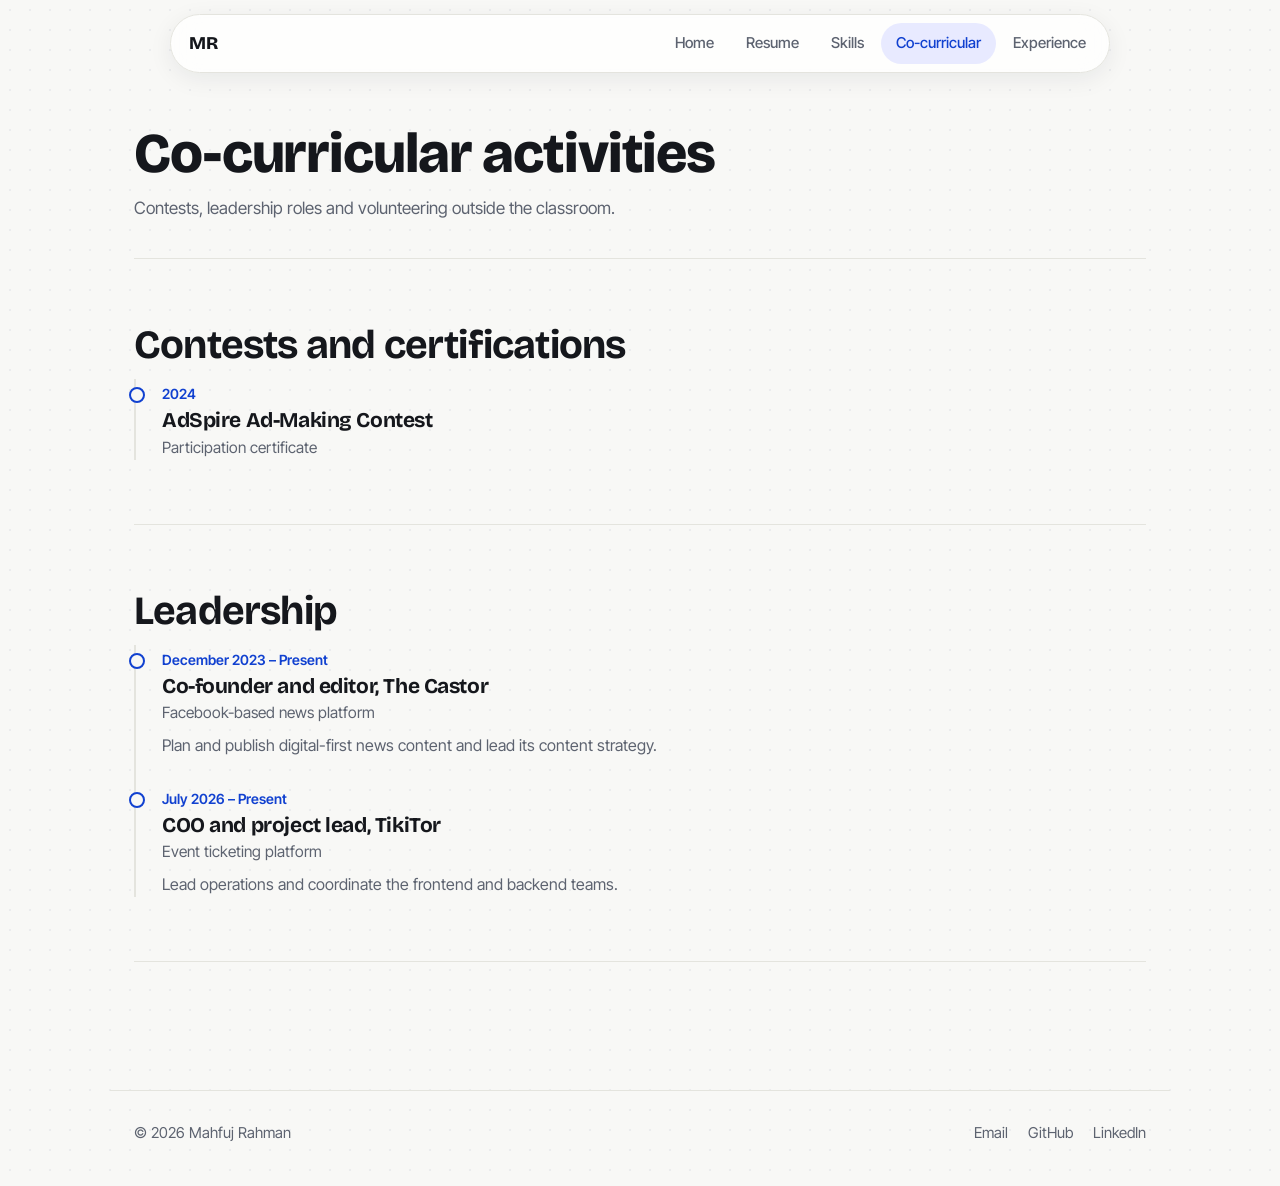
<file: activities.html>
<!doctype html>
<html lang="en">
<head>
  <meta charset="utf-8" />
  <meta name="viewport" content="width=device-width, initial-scale=1" />
  <title>Co-curricular activities | Mahfuj Rahman</title>
  <meta name="description" content="Skills, projects, internships, volunteering and leadership of Mahfuj Rahman." />
  <link rel="preconnect" href="https://fonts.googleapis.com" />
  <link rel="preconnect" href="https://fonts.gstatic.com" crossorigin />
  <link href="https://fonts.googleapis.com/css2?family=Bricolage+Grotesque:opsz,wght@12..96,500;12..96,700;12..96,800&family=Inter+Tight:wght@400;500;600&display=swap" rel="stylesheet" />
  <link rel="stylesheet" href="style.css" />
</head>
<body>
  <header class="nav-wrap">
    <nav class="nav" aria-label="Main">
      <a class="nav-logo" href="index.html">MR</a>
      <button class="nav-toggle" aria-label="Open menu" aria-expanded="false" aria-controls="menu"><span></span><span></span></button>
      <ul class="nav-links" id="menu">
        <li><a href="index.html">Home</a></li>
        <li><a href="resume.html">Resume</a></li>
        <li><a href="skills.html">Skills</a></li>
        <li><a href="activities.html" aria-current="page">Co-curricular</a></li>
        <li><a href="experience.html">Experience</a></li>
      </ul>
    </nav>
  </header>

  <main>
    <div class="page-head">
      <div>
        <h1>Co-curricular activities</h1>
        <p>Contests, leadership roles and volunteering outside the classroom.</p>
      </div>
    </div>

    <section id="contests" class="section">
      <h2>Contests and certifications</h2>
        <div class="entries">
          <div class="entry">
            <span class="when">2024</span>
            <h3>AdSpire Ad-Making Contest</h3>
            <p class="org">Participation certificate</p>
          </div>
        </div>
    </section>

    <section id="leadership" class="section">
      <h2>Leadership</h2>
        <div class="entries">
          <div class="entry">
            <span class="when">December 2023 – Present</span>
            <h3>Co-founder and editor, The Castor</h3>
            <p class="org">Facebook-based news platform</p>
            <p>Plan and publish digital-first news content and lead its content strategy.</p>
          </div>
          <div class="entry">
            <span class="when">July 2026 – Present</span>
            <h3>COO and project lead, TikiTor</h3>
            <p class="org">Event ticketing platform</p>
            <p>Lead operations and coordinate the frontend and backend teams.</p>
          </div>
        </div>
    </section>

    <section id="volunteering" class="section">
      <!-- <h2>Volunteering</h2> -->
      <!-- EDIT: replace this sample with your real volunteering, or delete this whole section -->
        <!-- <div class="entries">
          <div class="entry">
            <span class="when">2025</span>
            <h3>Volunteer, sample event</h3>
            <p class="org">Example student club, AIUB</p>
            <p>Describe what you did and the result, e.g. managed registration for 150+ attendees.</p>
          </div>
        </div> -->
    </section>

</main>

  <footer>
    <p>© <span id="year"></span> Mahfuj Rahman</p>
    <nav aria-label="Contact">
      <a href="mailto:mahfuj.r.me@gmail.com" target="_blank" rel="noopener">Email</a>
      <a href="https://github.com/Mahfuj-75" target="_blank" rel="noopener">GitHub</a>
      <a href="https://www.linkedin.com/in/mahfuj-rahman-1884012b0/" target="_blank" rel="noopener">LinkedIn</a>
    </nav>
  </footer>
  <script src="script.js"></script>
</body>
</html>
</file>
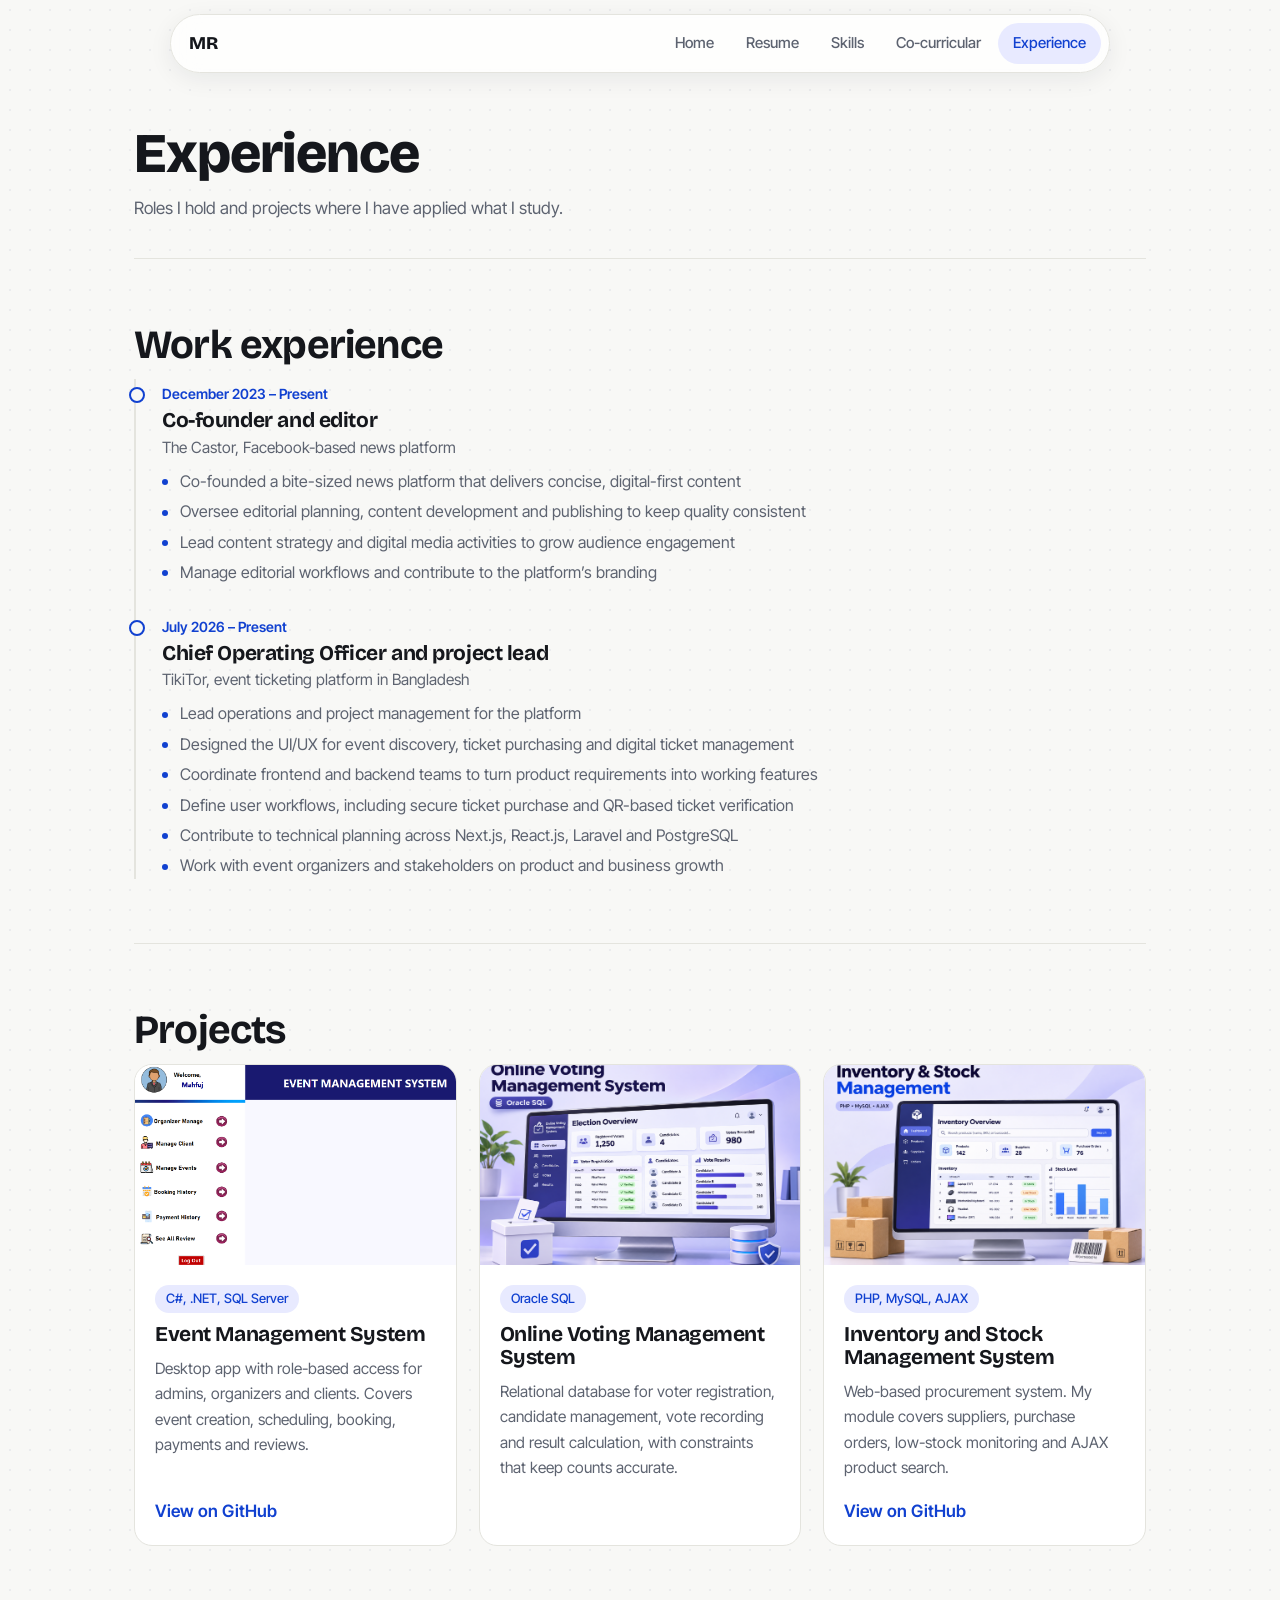
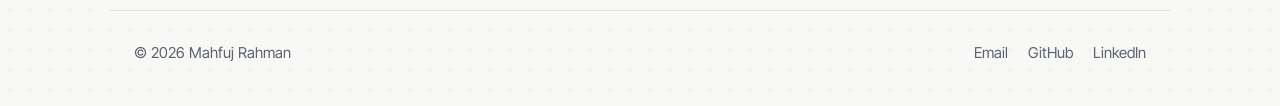
<file: experience.html>
<!doctype html>
<html lang="en">
<head>
  <meta charset="utf-8" />
  <meta name="viewport" content="width=device-width, initial-scale=1" />
  <title>Experience | Mahfuj Rahman</title>
  <meta name="description" content="Skills, projects, internships, volunteering and leadership of Mahfuj Rahman." />
  <link rel="preconnect" href="https://fonts.googleapis.com" />
  <link rel="preconnect" href="https://fonts.gstatic.com" crossorigin />
  <link href="https://fonts.googleapis.com/css2?family=Bricolage+Grotesque:opsz,wght@12..96,500;12..96,700;12..96,800&family=Inter+Tight:wght@400;500;600&display=swap" rel="stylesheet" />
  <link rel="stylesheet" href="style.css" />
</head>
<body>
  <header class="nav-wrap">
    <nav class="nav" aria-label="Main">
      <a class="nav-logo" href="index.html">MR</a>
      <button class="nav-toggle" aria-label="Open menu" aria-expanded="false" aria-controls="menu"><span></span><span></span></button>
      <ul class="nav-links" id="menu">
        <li><a href="index.html">Home</a></li>
        <li><a href="resume.html">Resume</a></li>
        <li><a href="skills.html">Skills</a></li>
        <li><a href="activities.html">Co-curricular</a></li>
        <li><a href="experience.html" aria-current="page">Experience</a></li>
      </ul>
    </nav>
  </header>

  <main>
    <div class="page-head">
      <div>
        <h1>Experience</h1>
        <p>Roles I hold and projects where I have applied what I study.</p>
      </div>
    </div>

    <section id="work" class="section">
      <h2>Work experience</h2>
        <div class="entries">
          <div class="entry">
            <span class="when">December 2023 – Present</span>
            <h3>Co-founder and editor</h3>
            <p class="org">The Castor, Facebook-based news platform</p>
            <ul><li>Co-founded a bite-sized news platform that delivers concise, digital-first content</li><li>Oversee editorial planning, content development and publishing to keep quality consistent</li><li>Lead content strategy and digital media activities to grow audience engagement</li><li>Manage editorial workflows and contribute to the platform’s branding</li></ul>
          </div>
          <div class="entry">
            <span class="when">July 2026 – Present</span>
            <h3>Chief Operating Officer and project lead</h3>
            <p class="org">TikiTor, event ticketing platform in Bangladesh</p>
            <ul><li>Lead operations and project management for the platform</li><li>Designed the UI/UX for event discovery, ticket purchasing and digital ticket management</li><li>Coordinate frontend and backend teams to turn product requirements into working features</li><li>Define user workflows, including secure ticket purchase and QR-based ticket verification</li><li>Contribute to technical planning across Next.js, React.js, Laravel and PostgreSQL</li><li>Work with event organizers and stakeholders on product and business growth</li></ul>
          </div>
        </div>
    </section>

    <section id="projects" class="section">
      <h2>Projects</h2>
      <div class="grid">
        <article class="project">
          <div class="shot"><img src="{images,video,files}/EMS.png" alt="Event Management System screenshot" loading="lazy" onerror="this.remove()" /></div>
          <div class="body">
            <span class="tag">C#, .NET, SQL Server</span>
            <h3>Event Management System</h3>
            <p>Desktop app with role-based access for admins, organizers and clients. Covers event creation, scheduling, booking, payments and reviews.</p>
            <a class="link" href="https://github.com/Mahfuj-75/F-P-Event-Management-System" target="_blank" rel="noopener">View on GitHub</a>
          </div>
        </article>
        <article class="project">
          <div class="shot"><img src="{images,video,files}/Oracle SQL online voting dashboard.png" alt="Online Voting Management System screenshot" loading="lazy" onerror="this.remove()" /></div>
          <div class="body">
            <span class="tag">Oracle SQL</span>
            <h3>Online Voting Management System</h3>
            <p>Relational database for voter registration, candidate management, vote recording and result calculation, with constraints that keep counts accurate.</p>
          </div>
        </article>
        <article class="project">
          <div class="shot"><img src="{images,video,files}/Inventory & Stock Management Dashboard.png" alt="Inventory and Stock Management System screenshot" loading="lazy" onerror="this.remove()" /></div>
          <div class="body">
            <span class="tag">PHP, MySQL, AJAX</span>
            <h3>Inventory and Stock Management System</h3>
            <p>Web-based procurement system. My module covers suppliers, purchase orders, low-stock monitoring and AJAX product search.</p>
            <a class="link" href="https://github.com/Mahfuj-75/Inventory-Stock-Managment-System" target="_blank" rel="noopener">View on GitHub</a>
          </div>
        </article>
      </div>
    </section>

</main>

  <footer>
    <p>© <span id="year"></span> Mahfuj Rahman</p>
    <nav aria-label="Contact">
      <a href="mailto:mahfuj.r.me@gmail.com" target="_blank" rel="noopener">Email</a>
      <a href="https://github.com/Mahfuj-75" target="_blank" rel="noopener">GitHub</a>
      <a href="https://www.linkedin.com/in/mahfuj-rahman-1884012b0/" target="_blank" rel="noopener">LinkedIn</a>
    </nav>
  </footer>
  <script src="script.js"></script>
</body>
</html>
</file>
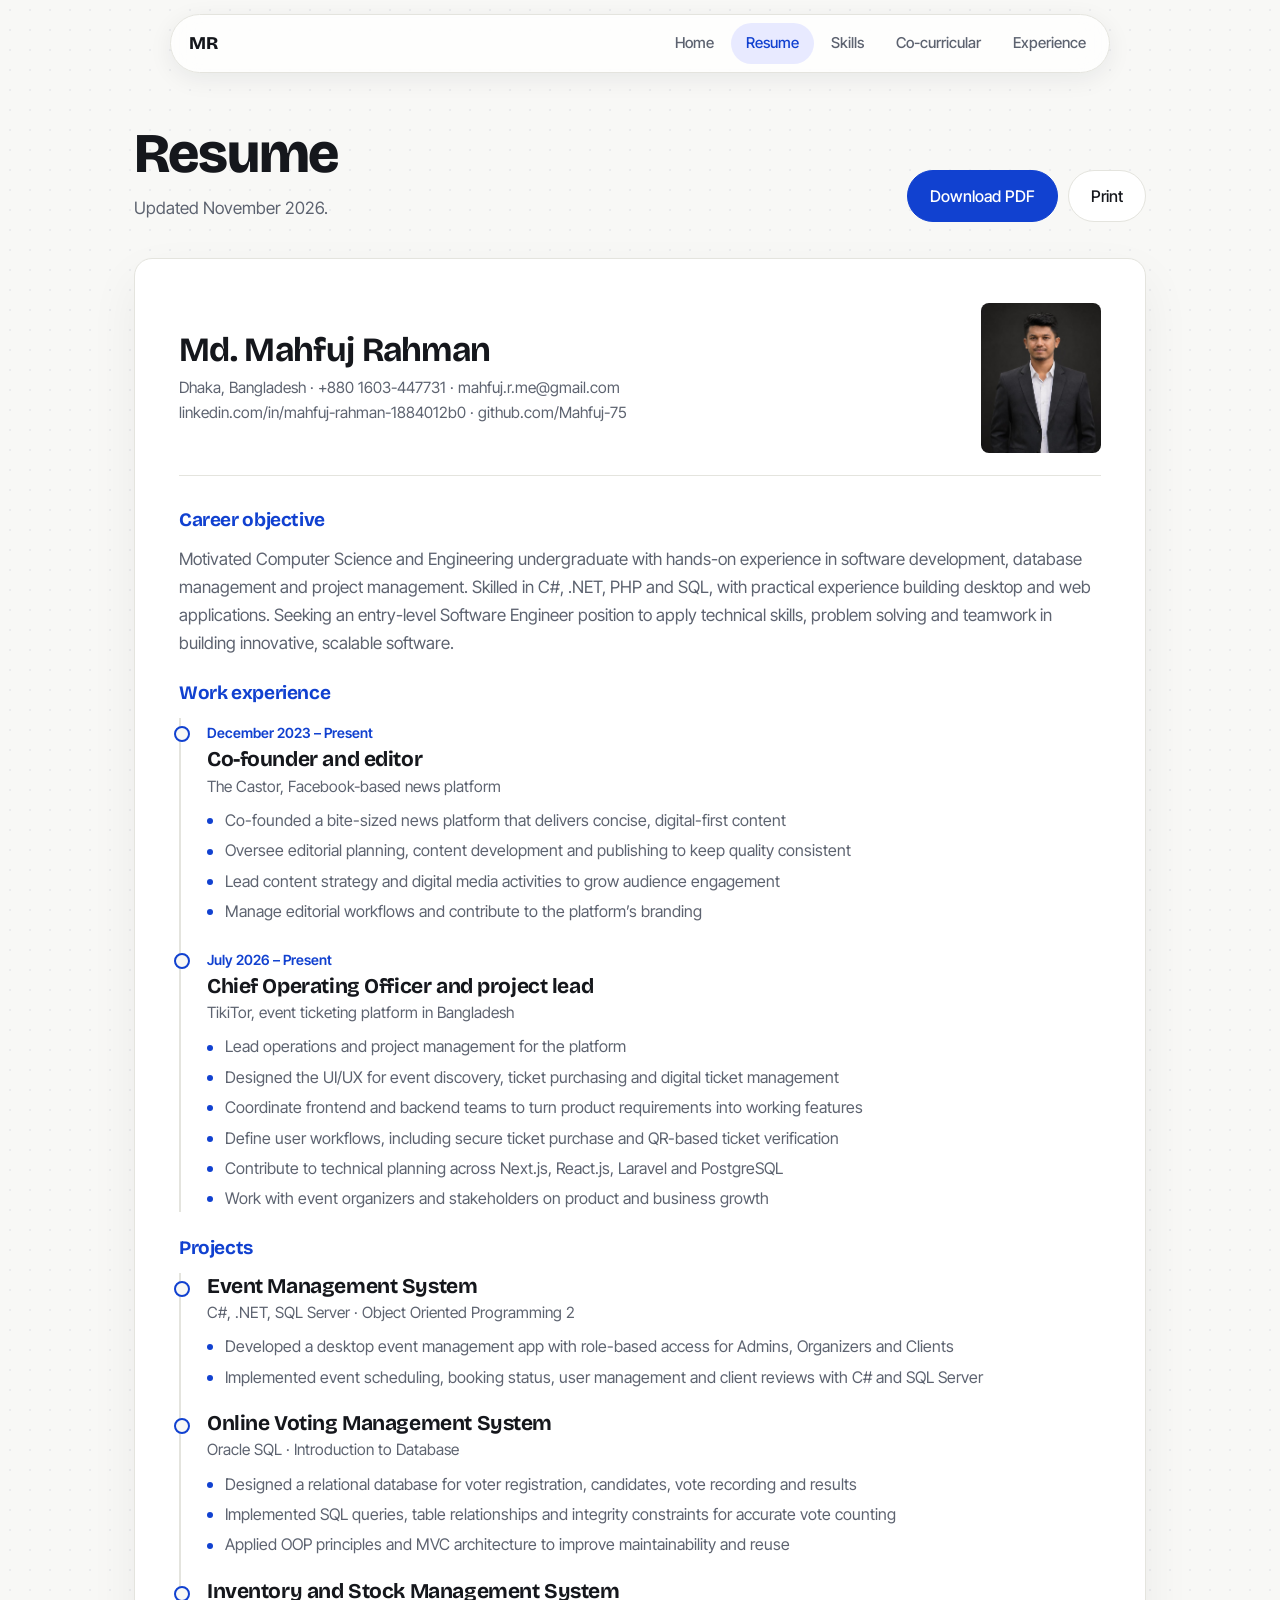
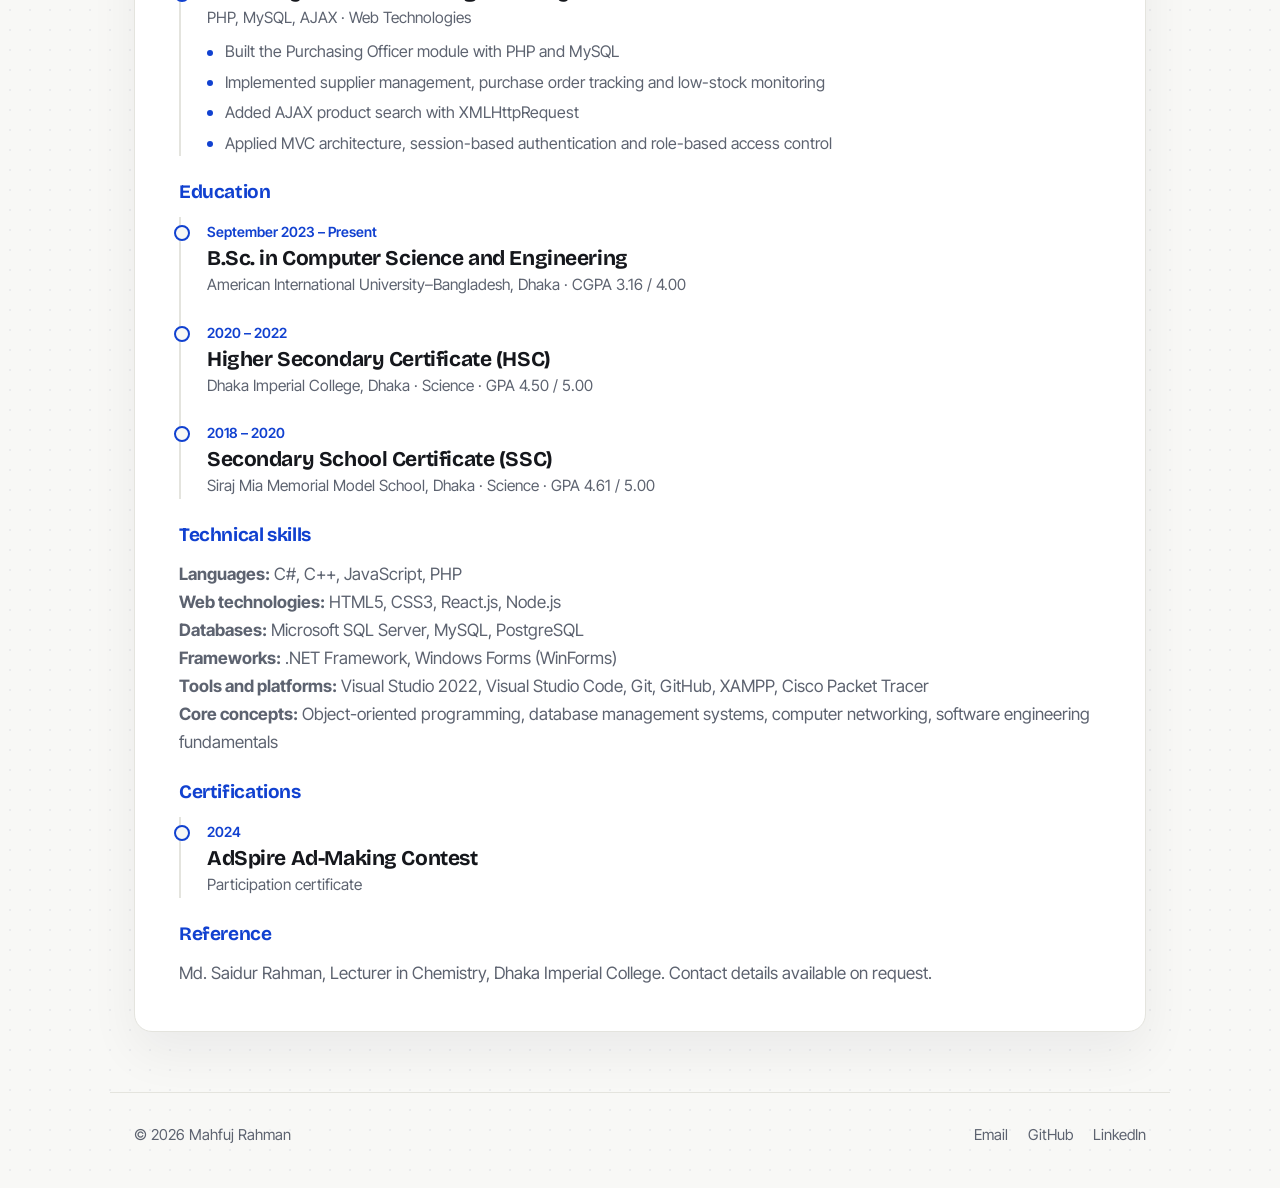
<file: resume.html>
<!doctype html>
<html lang="en">
<head>
  <meta charset="utf-8" />
  <meta name="viewport" content="width=device-width, initial-scale=1" />
  <title>Resume | Mahfuj Rahman</title>
  <meta name="description" content="Resume of Mahfuj Rahman, CSE undergraduate." />
  <link rel="preconnect" href="https://fonts.googleapis.com" />
  <link rel="preconnect" href="https://fonts.gstatic.com" crossorigin />
  <link href="https://fonts.googleapis.com/css2?family=Bricolage+Grotesque:opsz,wght@12..96,500;12..96,700;12..96,800&family=Inter+Tight:wght@400;500;600&display=swap" rel="stylesheet" />
  <link rel="stylesheet" href="style.css" />
</head>
<body>
  <header class="nav-wrap">
    <nav class="nav" aria-label="Main">
      <a class="nav-logo" href="index.html">MR</a>
      <button class="nav-toggle" aria-label="Open menu" aria-expanded="false" aria-controls="menu"><span></span><span></span></button>
      <ul class="nav-links" id="menu">
        <li><a href="index.html">Home</a></li>
        <li><a href="resume.html" aria-current="page">Resume</a></li>
        <li><a href="skills.html">Skills</a></li>
        <li><a href="activities.html">Co-curricular</a></li>
        <li><a href="experience.html">Experience</a></li>
      </ul>
    </nav>
  </header>

  <main>
    <div class="page-head">
      <div>
        <h1>Resume</h1>
        <p>Updated November 2026.</p>
      </div>
      <div class="actions">
        <!-- EDIT: put your PDF at files/Mahfuj_Resume.pdf -->
        <a class="btn primary" href="{images,video,files}/Mahfuj_Resume.pdf" download>Download PDF</a>
        <button class="btn" type="button" onclick="window.print()">Print</button>
      </div>
    </div>

    <article class="sheet">
      <!-- <div class="sheet-top">
        <h2>Md. Mahfuj Rahman</h2>
        <p>Dhaka, Bangladesh · +880 1603-447731 · mahfuj.r.me@gmail.com<br />linkedin.com/in/mahfuj-rahman-1884012b0 · github.com/Mahfuj-75</p>
      </div> -->

      <div class="sheet-top resume-header">
  <div class="resume-info">
    <h2>Md. Mahfuj Rahman</h2>
    <p>
      Dhaka, Bangladesh · +880 1603-447731 · mahfuj.r.me@gmail.com
      <br />
      linkedin.com/in/mahfuj-rahman-1884012b0 · github.com/Mahfuj-75
    </p>
  </div>

  <img
    class="resume-photo"
    src="{images,video,files}/mahfujformal.png"
    alt="Md. Mahfuj Rahman"
  />
</div>
      <section>
        <h3 class="rs">Career objective</h3>
        <p class="summary">Motivated Computer Science and Engineering undergraduate with hands-on experience in software development, database management and project management. Skilled in C#, .NET, PHP and SQL, with practical experience building desktop and web applications. Seeking an entry-level Software Engineer position to apply technical skills, problem solving and teamwork in building innovative, scalable software.</p>
      </section>

      <section>
        <h3 class="rs">Work experience</h3>
        <div class="entries">
          <div class="entry">
            <span class="when">December 2023 – Present</span>
            <h3>Co-founder and editor</h3>
            <p class="org">The Castor, Facebook-based news platform</p>
            <ul><li>Co-founded a bite-sized news platform that delivers concise, digital-first content</li><li>Oversee editorial planning, content development and publishing to keep quality consistent</li><li>Lead content strategy and digital media activities to grow audience engagement</li><li>Manage editorial workflows and contribute to the platform’s branding</li></ul>
          </div>
          <div class="entry">
            <span class="when">July 2026 – Present</span>
            <h3>Chief Operating Officer and project lead</h3>
            <p class="org">TikiTor, event ticketing platform in Bangladesh</p>
            <ul><li>Lead operations and project management for the platform</li><li>Designed the UI/UX for event discovery, ticket purchasing and digital ticket management</li><li>Coordinate frontend and backend teams to turn product requirements into working features</li><li>Define user workflows, including secure ticket purchase and QR-based ticket verification</li><li>Contribute to technical planning across Next.js, React.js, Laravel and PostgreSQL</li><li>Work with event organizers and stakeholders on product and business growth</li></ul>
          </div>
        </div>
      </section>

      <section>
        <h3 class="rs">Projects</h3>
        <div class="entries">
          <div class="entry">
            <h3>Event Management System</h3>
            <p class="org">C#, .NET, SQL Server · Object Oriented Programming 2</p>
            <ul><li>Developed a desktop event management app with role-based access for Admins, Organizers and Clients</li><li>Implemented event scheduling, booking status, user management and client reviews with C# and SQL Server</li></ul>
          </div>
          <div class="entry">
            <h3>Online Voting Management System</h3>
            <p class="org">Oracle SQL · Introduction to Database</p>
            <ul><li>Designed a relational database for voter registration, candidates, vote recording and results</li><li>Implemented SQL queries, table relationships and integrity constraints for accurate vote counting</li><li>Applied OOP principles and MVC architecture to improve maintainability and reuse</li></ul>
          </div>
          <div class="entry">
            <h3>Inventory and Stock Management System</h3>
            <p class="org">PHP, MySQL, AJAX · Web Technologies</p>
            <ul><li>Built the Purchasing Officer module with PHP and MySQL</li><li>Implemented supplier management, purchase order tracking and low-stock monitoring</li><li>Added AJAX product search with XMLHttpRequest</li><li>Applied MVC architecture, session-based authentication and role-based access control</li></ul>
          </div>
        </div>
      </section>

      <section>
        <h3 class="rs">Education</h3>
        <div class="entries">
          <div class="entry">
            <span class="when">September 2023 – Present</span>
            <h3>B.Sc. in Computer Science and Engineering</h3>
            <p class="org">American International University–Bangladesh, Dhaka · CGPA 3.16 / 4.00</p>
          </div>
          <div class="entry">
            <span class="when">2020 – 2022</span>
            <h3>Higher Secondary Certificate (HSC)</h3>
            <p class="org">Dhaka Imperial College, Dhaka · Science · GPA 4.50 / 5.00</p>
          </div>
          <div class="entry">
            <span class="when">2018 – 2020</span>
            <h3>Secondary School Certificate (SSC)</h3>
            <p class="org">Siraj Mia Memorial Model School, Dhaka · Science · GPA 4.61 / 5.00</p>
          </div>
        </div>
      </section>

      <section>
        <h3 class="rs">Technical skills</h3>
        <p class="summary"><strong>Languages:</strong> C#, C++, JavaScript, PHP<br /><strong>Web technologies:</strong> HTML5, CSS3, React.js, Node.js<br /><strong>Databases:</strong> Microsoft SQL Server, MySQL, PostgreSQL<br /><strong>Frameworks:</strong> .NET Framework, Windows Forms (WinForms)<br /><strong>Tools and platforms:</strong> Visual Studio 2022, Visual Studio Code, Git, GitHub, XAMPP, Cisco Packet Tracer<br /><strong>Core concepts:</strong> Object-oriented programming, database management systems, computer networking, software engineering fundamentals</p>
      </section>

      <section>
        <h3 class="rs">Certifications</h3>
        <div class="entries">
          <div class="entry">
            <span class="when">2024</span>
            <h3>AdSpire Ad-Making Contest</h3>
            <p class="org">Participation certificate</p>
          </div>
        </div>
      </section>

      <section>
        <h3 class="rs">Reference</h3>
        <p class="summary">Md. Saidur Rahman, Lecturer in Chemistry, Dhaka Imperial College. Contact details available on request.</p>
      </section>
    </article>
  </main>

  <footer>
    <p>© <span id="year"></span> Mahfuj Rahman</p>
    <nav aria-label="Contact">
      <a href="mailto:mahfuj.r.me@gmail.com" target="_blank" rel="noopener">Email</a>
      <a href="https://github.com/Mahfuj-75" target="_blank" rel="noopener">GitHub</a>
      <a href="https://www.linkedin.com/in/mahfuj-rahman-1884012b0/" target="_blank" rel="noopener">LinkedIn</a>
    </nav>
  </footer>
  <script src="script.js"></script>
</body>
</html>
</file>
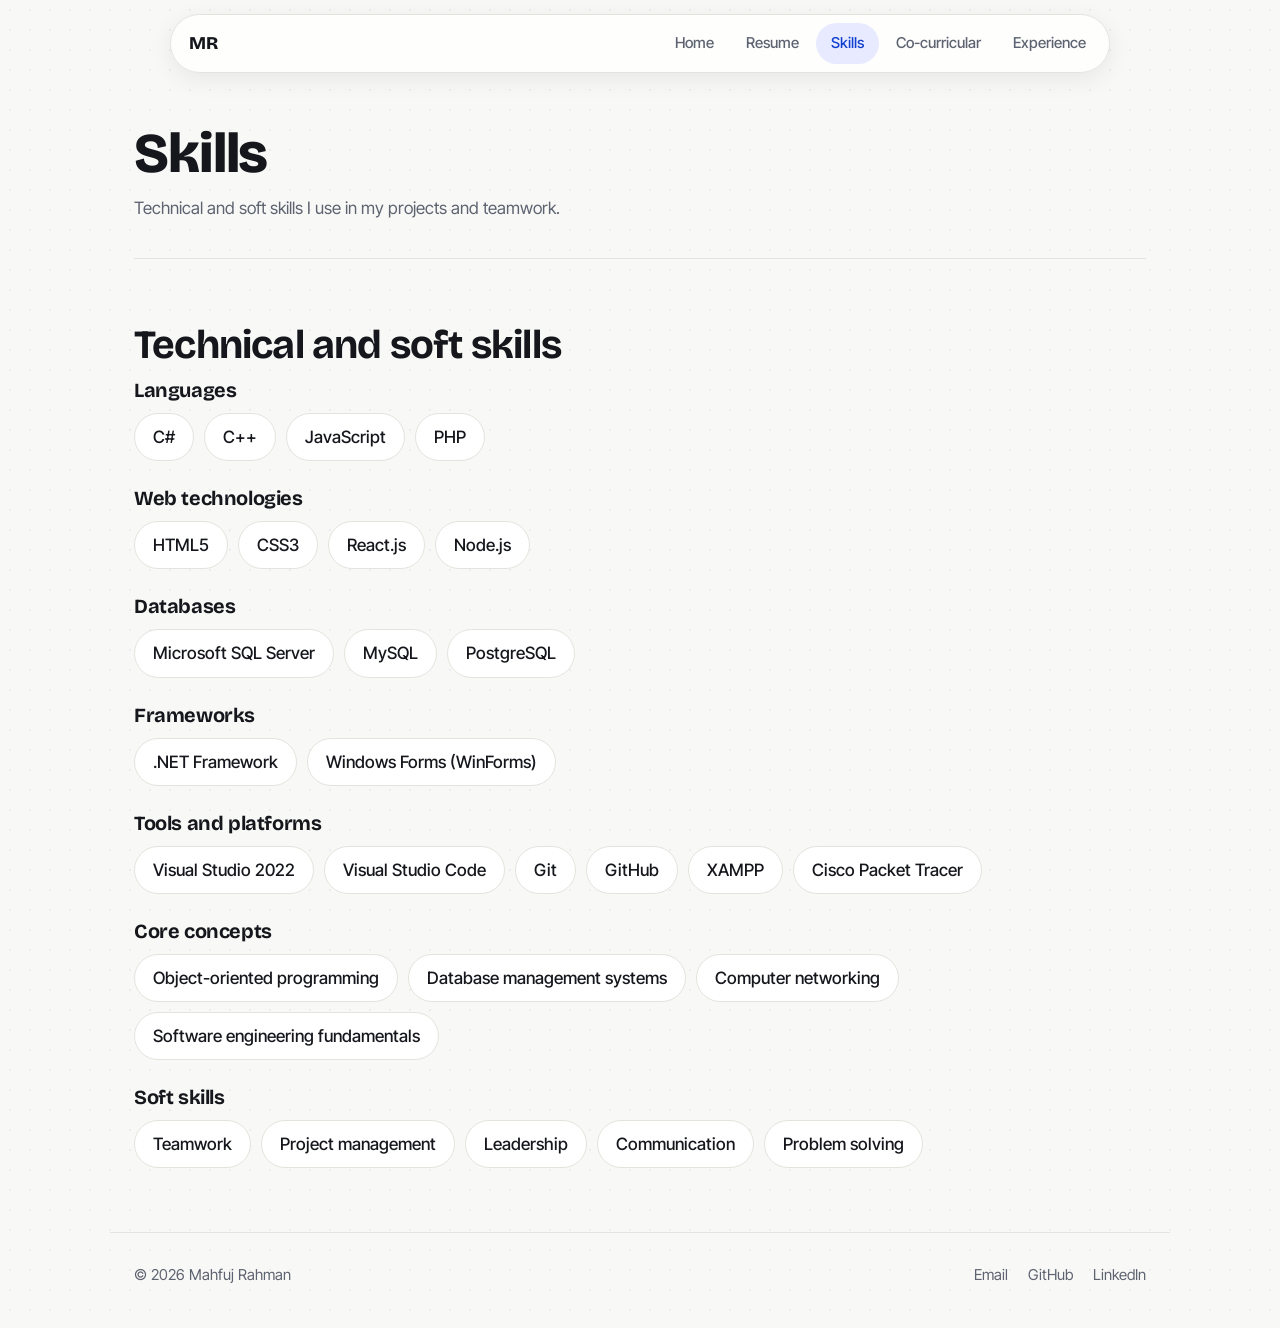
<file: skills.html>
<!doctype html>
<html lang="en">
<head>
  <meta charset="utf-8" />
  <meta name="viewport" content="width=device-width, initial-scale=1" />
  <title>Skills | Mahfuj Rahman</title>
  <meta name="description" content="Skills, projects, internships, volunteering and leadership of Mahfuj Rahman." />
  <link rel="preconnect" href="https://fonts.googleapis.com" />
  <link rel="preconnect" href="https://fonts.gstatic.com" crossorigin />
  <link href="https://fonts.googleapis.com/css2?family=Bricolage+Grotesque:opsz,wght@12..96,500;12..96,700;12..96,800&family=Inter+Tight:wght@400;500;600&display=swap" rel="stylesheet" />
  <link rel="stylesheet" href="style.css" />
</head>
<body>
  <header class="nav-wrap">
    <nav class="nav" aria-label="Main">
      <a class="nav-logo" href="index.html">MR</a>
      <button class="nav-toggle" aria-label="Open menu" aria-expanded="false" aria-controls="menu"><span></span><span></span></button>
      <ul class="nav-links" id="menu">
        <li><a href="index.html">Home</a></li>
        <li><a href="resume.html">Resume</a></li>
        <li><a href="skills.html" aria-current="page">Skills</a></li>
        <li><a href="activities.html">Co-curricular</a></li>
        <li><a href="experience.html">Experience</a></li>
      </ul>
    </nav>
  </header>

  <main>
    <div class="page-head">
      <div>
        <h1>Skills</h1>
        <p>Technical and soft skills I use in my projects and teamwork.</p>
      </div>
    </div>

    <section id="skills" class="section">
      <h2>Technical and soft skills</h2>
      <h3 class="subhead">Languages</h3>
      <ul class="chips"><li>C#</li><li>C++</li><li>JavaScript</li><li>PHP</li></ul>
      <h3 class="subhead">Web technologies</h3>
      <ul class="chips"><li>HTML5</li><li>CSS3</li><li>React.js</li><li>Node.js</li></ul>
      <h3 class="subhead">Databases</h3>
      <ul class="chips"><li>Microsoft SQL Server</li><li>MySQL</li><li>PostgreSQL</li></ul>
      <h3 class="subhead">Frameworks</h3>
      <ul class="chips"><li>.NET Framework</li><li>Windows Forms (WinForms)</li></ul>
      <h3 class="subhead">Tools and platforms</h3>
      <ul class="chips"><li>Visual Studio 2022</li><li>Visual Studio Code</li><li>Git</li><li>GitHub</li><li>XAMPP</li><li>Cisco Packet Tracer</li></ul>
      <h3 class="subhead">Core concepts</h3>
      <ul class="chips"><li>Object-oriented programming</li><li>Database management systems</li><li>Computer networking</li><li>Software engineering fundamentals</li></ul>
      <h3 class="subhead">Soft skills</h3>
      <ul class="chips"><li>Teamwork</li><li>Project management</li><li>Leadership</li><li>Communication</li><li>Problem solving</li></ul>
    </section>

</main>

  <footer>
    <p>© <span id="year"></span> Mahfuj Rahman</p>
    <nav aria-label="Contact">
      <a href="mailto:mahfuj.r.me@gmail.com" target="_blank" rel="noopener">Email</a>
      <a href="https://github.com/Mahfuj-75" target="_blank" rel="noopener">GitHub</a>
      <a href="https://www.linkedin.com/in/mahfuj-rahman-1884012b0/" target="_blank" rel="noopener">LinkedIn</a>
    </nav>
  </footer>
  <script src="script.js"></script>
</body>
</html>
</file>
<file: style.css>
:root{
  --bg:#f8f8f6; --surface:#ffffff; --ink:#15171c; --muted:#5d6370; --line:#e4e4de;
  --accent:#1141d0; --accent-soft:#e8eaff; --radius:18px;
  --display:'Bricolage Grotesque','Segoe UI',system-ui,sans-serif;
  --body:'Inter Tight','Segoe UI',system-ui,sans-serif;
}
/* :root{
  --bg:#f6f6f3; --surface:#fff; --ink:#15171c; --muted:#5d6370; --line:#e4e4de;
  --accent:#2a3cff; --accent-soft:#e8eaff; --radius:18px;
  --display:'Bricolage Grotesque','Segoe UI',system-ui,sans-serif;
  --body:'Inter Tight','Segoe UI',system-ui,sans-serif;
} */

/* body {
  background-color: #ffffff;
  background-image: radial-gradient(#e2e8f0 1.5px, transparent 1.5px);
  background-size: 20px 20px;
  min-height: 100vh;
  margin: 0;
} */


*{box-sizing:border-box}
html{scroll-behavior:smooth;scroll-padding-top:90px}
/* body{margin:0;background:var(--bg);color:var(--ink);font-family:var(--body);font-size:17px;line-height:1.65;overflow-x:hidden} */
body {
  margin: 0;
  background-color: var(--bg);
  background-image: radial-gradient(#ebecee 1.5px, transparent 1.5px);
  background-size: 20px 20px;
  color: var(--ink);
  font-family: var(--body);
  font-size: 17px;
  line-height: 1.65;
  overflow-x: hidden;
}


a{color:inherit;text-decoration:none}
img,video{display:block;max-width:100%}
h1,h2,h3{font-family:var(--display);line-height:1.1;margin:0;letter-spacing:-.02em}
p{margin:0}
ul,ol{list-style:none;margin:0;padding:0}
:focus-visible{outline:2px solid var(--accent);outline-offset:3px;border-radius:8px}

/* navbar */
.nav-wrap{position:sticky;top:14px;z-index:50;display:flex;justify-content:center;padding:0 16px}
.nav{display:flex;align-items:center;gap:8px;width:100%;max-width:940px;padding:8px 8px 8px 18px;border-radius:999px;position:relative;
  background:rgba(255,255,255,.78);backdrop-filter:blur(14px);-webkit-backdrop-filter:blur(14px);
  border:1px solid var(--line);box-shadow:0 6px 24px rgba(20,22,40,.07)}
.nav-logo{font-family:var(--display);font-weight:800;font-size:18px;margin-right:auto}
.nav-links{display:flex;gap:2px}
.nav-links a{display:block;padding:8px 15px;border-radius:999px;font-size:15px;font-weight:500;color:var(--muted);transition:background .2s,color .2s}
.nav-links a:hover{color:var(--ink);background:rgba(0,0,0,.04)}
.nav-links a[aria-current="page"]{color:var(--accent);background:var(--accent-soft)}
.nav-toggle{display:none;width:40px;height:40px;border:0;border-radius:50%;background:transparent;cursor:pointer;position:relative}
.nav-toggle span{position:absolute;left:11px;right:11px;height:2px;background:var(--ink);border-radius:2px;transition:transform .25s,top .25s}
.nav-toggle span:first-child{top:16px}.nav-toggle span:last-child{top:23px}
.nav-toggle[aria-expanded="true"] span:first-child{top:19px;transform:rotate(45deg)}
.nav-toggle[aria-expanded="true"] span:last-child{top:19px;transform:rotate(-45deg)}

main{max-width:1060px;margin:0 auto;padding:0 24px}

/* buttons */
.actions{display:flex;flex-wrap:wrap;gap:10px}
.btn{display:inline-block;padding:12px 22px;border-radius:999px;border:1px solid var(--line);background:var(--surface);font-weight:500;font-size:16px;cursor:pointer;font-family:inherit;color:inherit;transition:transform .2s,border-color .2s,background .2s}
.btn:hover{border-color:var(--ink);transform:translateY(-2px)}
.btn.primary{background:var(--accent);border-color:var(--accent);color:#fff}
.btn.primary:hover{background:#1f2fe0;border-color:#1f2fe0}

/* hero (home) */
.hero{display:grid;grid-template-columns:1.25fr 1fr;gap:56px;align-items:center;padding:80px 0 70px}
.hello{display:inline-block;margin-bottom:16px;padding:6px 14px;border-radius:999px;background:var(--surface);border:1px solid var(--line);font-size:15px;color:var(--muted)}
.hero h1{font-size:clamp(40px,6vw,68px);font-weight:800}
.lead{margin:22px 0 28px;color:var(--muted);max-width:52ch}
.photo{margin:0;position:relative;justify-self:center;width:min(100%,340px)}
.photo::before{content:"";position:absolute;inset:0;border-radius:32px;background:var(--accent);transform:rotate(5deg)}
.photo img{position:relative;width:100%;aspect-ratio:4/5;object-fit:cover;border-radius:32px;border:6px solid var(--surface);box-shadow:0 20px 50px rgba(20,22,40,.15)}

/* sections */
.section{padding:64px 0;border-top:1px solid var(--line)}
.section h2{font-size:clamp(28px,4vw,40px);margin-bottom:12px}
.section>.intro{color:var(--muted);max-width:60ch;margin-bottom:28px}
.two-col{display:grid;grid-template-columns:1.3fr 1fr;gap:40px}
.two-col p{color:var(--muted);max-width:60ch}
.two-col p+p{margin-top:14px}
.facts{display:grid;gap:14px;align-content:start;background:var(--surface);border:1px solid var(--line);border-radius:var(--radius);padding:24px;margin:0}
.facts dt{font-size:14px;color:var(--muted)}
.facts dd{margin:0;font-weight:600}

/* video */
.video{border-radius:var(--radius);overflow:hidden;background:#0f1117;border:6px solid var(--surface);box-shadow:0 20px 50px rgba(20,22,40,.12);aspect-ratio:16/9}
.video video,.video iframe{width:100%;height:100%;border:0;object-fit:cover}
.video-meta{display:grid;grid-template-columns:1.3fr 1fr;gap:40px;margin-top:28px}
.video-meta p{color:var(--muted)}
.outline{display:grid;gap:8px;counter-reset:s}
.outline li{counter-increment:s;display:flex;gap:12px;align-items:baseline}
.outline li::before{content:counter(s);flex:none;width:26px;height:26px;border-radius:50%;background:var(--accent-soft);color:var(--accent);font-size:14px;font-weight:600;display:grid;place-items:center}

/* link cards (home) */
.cards-2{display:grid;grid-template-columns:1fr 1fr;gap:22px}
.pagecard{display:flex;flex-direction:column;gap:8px;padding:28px;background:var(--surface);border:1px solid var(--line);border-radius:var(--radius);transition:transform .3s,box-shadow .3s,border-color .3s}
.pagecard:hover{transform:translateY(-5px);box-shadow:0 18px 40px rgba(20,22,40,.1);border-color:var(--accent)}
.pagecard h3{font-size:24px}
.pagecard p{color:var(--muted);font-size:16px}
.pagecard span{margin-top:8px;font-weight:600;color:var(--accent)}

/* page header (inner pages) */
.page-head{padding:64px 0 36px;display:flex;flex-wrap:wrap;gap:20px;align-items:end;justify-content:space-between}
.page-head h1{font-size:clamp(36px,5vw,56px);font-weight:800}
.page-head p{color:var(--muted);margin-top:10px;max-width:56ch}

/* chips */
.chips{display:flex;flex-wrap:wrap;gap:10px}
.chips li{padding:9px 18px;border-radius:999px;background:var(--surface);border:1px solid var(--line);font-weight:500;transition:border-color .2s,color .2s}
.chips li:hover{border-color:var(--accent);color:var(--accent)}
.subhead{font-size:20px;margin:26px 0 12px}
.subhead:first-of-type{margin-top:0}

/* entries (resume + experience) */
.entries{display:grid;gap:26px;border-left:2px solid var(--line);padding-left:26px}
.entry{position:relative}
.entry::before{content:"";position:absolute;left:-33px;top:8px;width:12px;height:12px;border-radius:50%;background:var(--bg);border:2px solid var(--accent)}
.when{font-size:14px;font-weight:600;color:var(--accent)}
.entry h3{font-size:21px;margin:2px 0}
.org{color:var(--muted);font-size:15.5px}
.entry ul{margin-top:8px;display:grid;gap:4px;color:var(--muted);font-size:16px}
.entry li{padding-left:18px;position:relative}
.entry li::before{content:"";position:absolute;left:0;top:.7em;width:6px;height:6px;border-radius:50%;background:var(--accent)}
.entry>p:not(.org){color:var(--muted);margin-top:6px;font-size:16px}

/* project cards */
.grid{display:grid;grid-template-columns:repeat(3,1fr);gap:22px}
.project{display:flex;flex-direction:column;background:var(--surface);border:1px solid var(--line);border-radius:var(--radius);overflow:hidden;transition:transform .3s,box-shadow .3s}
.project:hover{transform:translateY(-6px);box-shadow:0 18px 40px rgba(20,22,40,.1)}
.shot{aspect-ratio:16/10;background:var(--accent-soft);overflow:hidden}
.shot img{width:100%;height:100%;object-fit:cover}
.body{display:flex;flex-direction:column;gap:10px;padding:20px;flex:1}
.tag{align-self:flex-start;font-size:13px;font-weight:500;color:var(--accent);background:var(--accent-soft);padding:3px 11px;border-radius:999px}
.project h3{font-size:21px}
.project p{font-size:15.5px;color:var(--muted)}
.link{margin-top:auto;padding-top:6px;font-weight:600;color:var(--accent)}
.link:hover{text-decoration:underline}

/* resume sheet */
.sheet{background:var(--surface);border:1px solid var(--line);border-radius:var(--radius);padding:44px;margin-bottom:60px;box-shadow:0 20px 50px rgba(20,22,40,.06)}
.sheet-top{padding-bottom:22px;margin-bottom:8px;border-bottom:1px solid var(--line)}
.sheet-top h2{font-size:34px;margin:0 0 6px}
.sheet-top p{color:var(--muted);font-size:15.5px}
.sheet section{padding-top:26px}
.sheet h3.rs{font-size:19px;margin-bottom:14px;color:var(--accent)}
.sheet .entries{gap:20px}
.sheet .summary{color:var(--muted)}

/* footer */
footer{max-width:1060px;margin:0 auto;padding:30px 24px 40px;border-top:1px solid var(--line);display:flex;flex-wrap:wrap;gap:12px 28px;justify-content:space-between;color:var(--muted);font-size:15px}
footer nav{display:flex;gap:20px}
footer a:hover{color:var(--accent)}

/* responsive */
@media(max-width:900px){
  .hero{grid-template-columns:1fr;padding-top:52px;gap:44px}
  .photo{order:-1;width:min(100%,280px)}
  .grid{grid-template-columns:repeat(2,1fr)}
  .two-col,.video-meta{grid-template-columns:1fr;gap:22px}
}
@media(max-width:820px){
  .nav-toggle{display:block}
  .nav-links{position:absolute;top:calc(100% + 10px);left:0;right:0;flex-direction:column;padding:10px;border-radius:24px;
    background:rgba(255,255,255,.96);backdrop-filter:blur(14px);border:1px solid var(--line);box-shadow:0 14px 34px rgba(20,22,40,.12);
    opacity:0;visibility:hidden;transform:translateY(-8px);transition:opacity .2s,transform .2s,visibility .2s}
  .nav-links.open{opacity:1;visibility:visible;transform:none}
  .nav-links a{padding:12px 16px}
  .cards-2{grid-template-columns:1fr}
  .sheet{padding:26px 20px}
}
@media(max-width:600px){.grid{grid-template-columns:1fr}}

/* one load animation for the home hero */
@keyframes rise{from{opacity:0;transform:translateY(18px)}to{opacity:1;transform:none}}
.hero-text>*,.photo{animation:rise .7s cubic-bezier(.2,.7,.2,1) both}
.hero-text>*:nth-child(2){animation-delay:.08s}.hero-text>*:nth-child(3){animation-delay:.16s}
.hero-text>*:nth-child(4){animation-delay:.24s}.photo{animation-delay:.2s}
@media print{.nav-wrap,footer,.page-head .btn{display:none}.sheet{border:0;box-shadow:none;padding:0}body{background:#fff}}
@media(prefers-reduced-motion:reduce){*{animation:none!important;transition:none!important;scroll-behavior:auto!important}}

.sheet-top.resume-header {
  display: flex;
  justify-content: space-between;
  align-items: center;
  gap: 24px;
}

.resume-info {
  flex: 1;
  min-width: 0;
}

.resume-info p {
  overflow-wrap: anywhere;
}

.resume-photo {
  display: block;
  width: 120px;
  height: 150px;
  object-fit: cover;
  object-position: center top;
  border-radius: 8px;
  flex-shrink: 0;
}

@media (max-width: 600px) {
  .sheet-top.resume-header {
    gap: 14px;
  }

  .resume-photo {
    width: 85px;
    height: 110px;
  }
}
</file>
